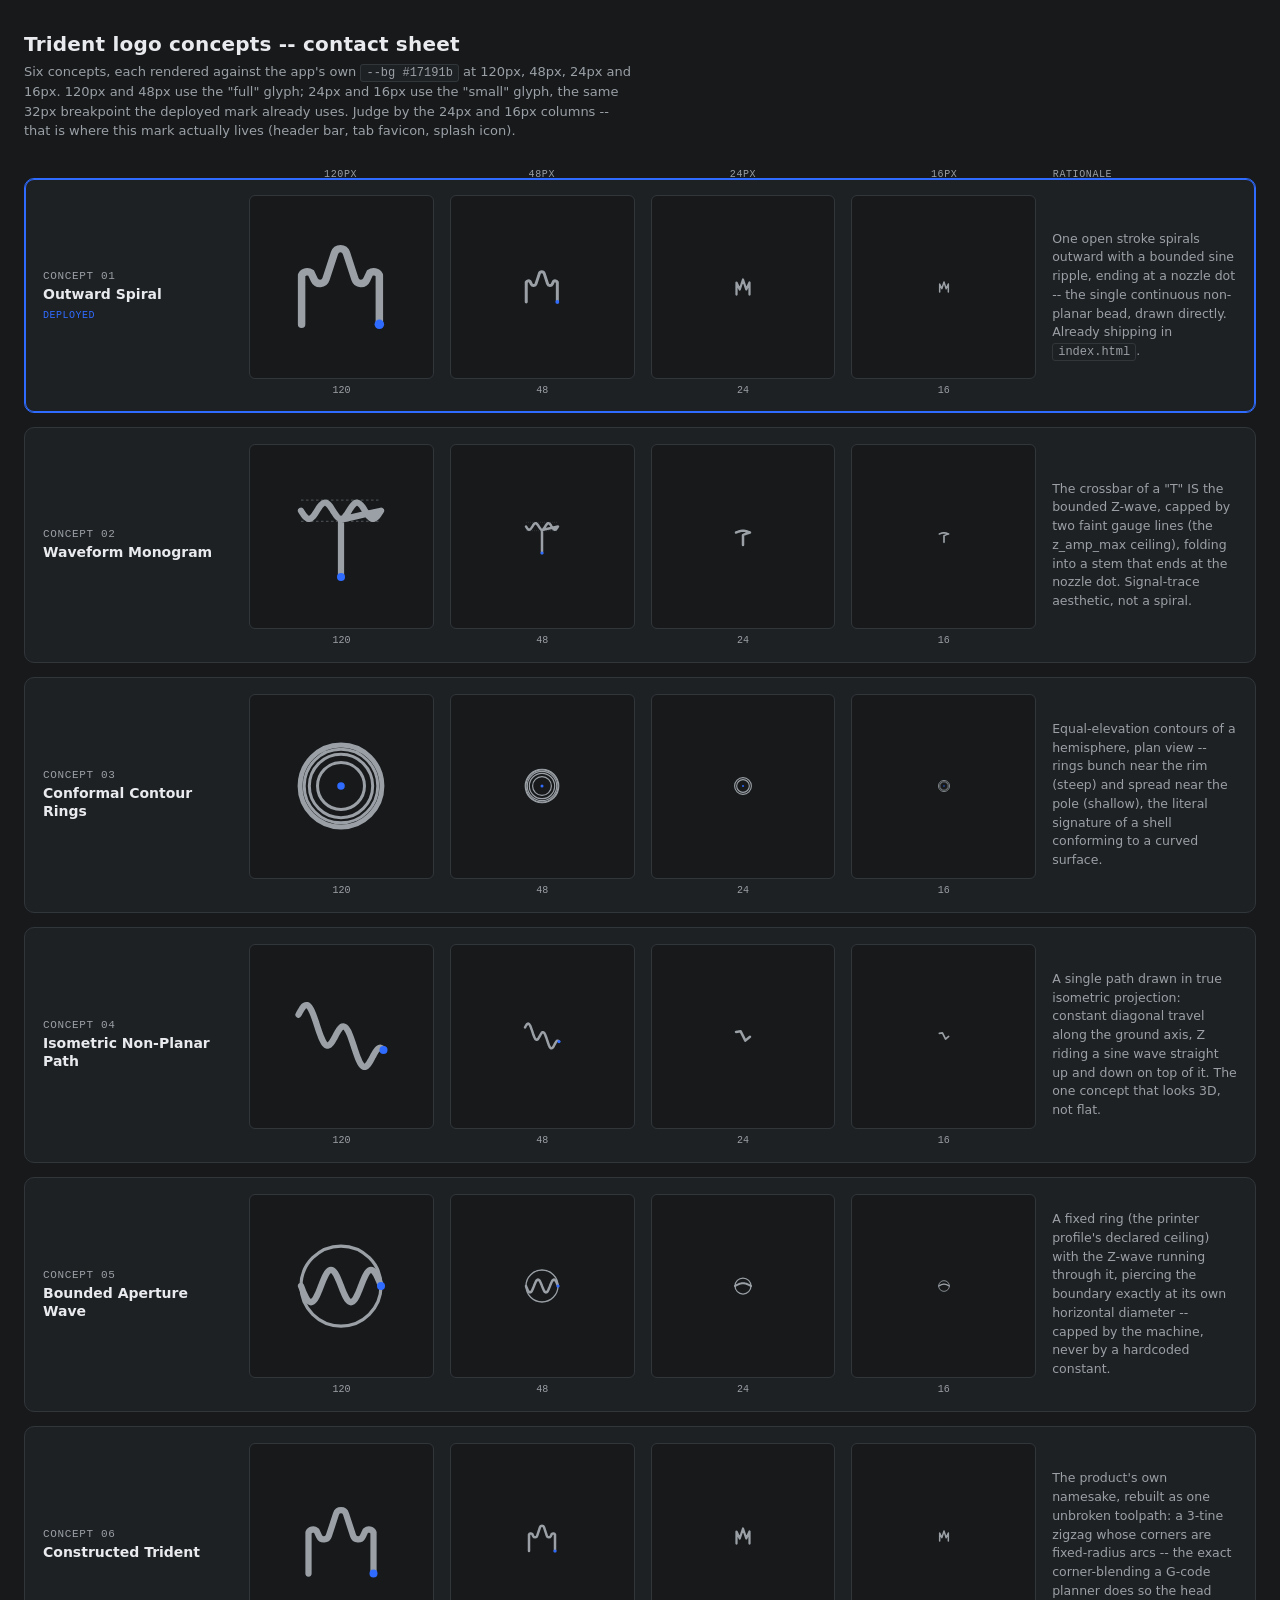
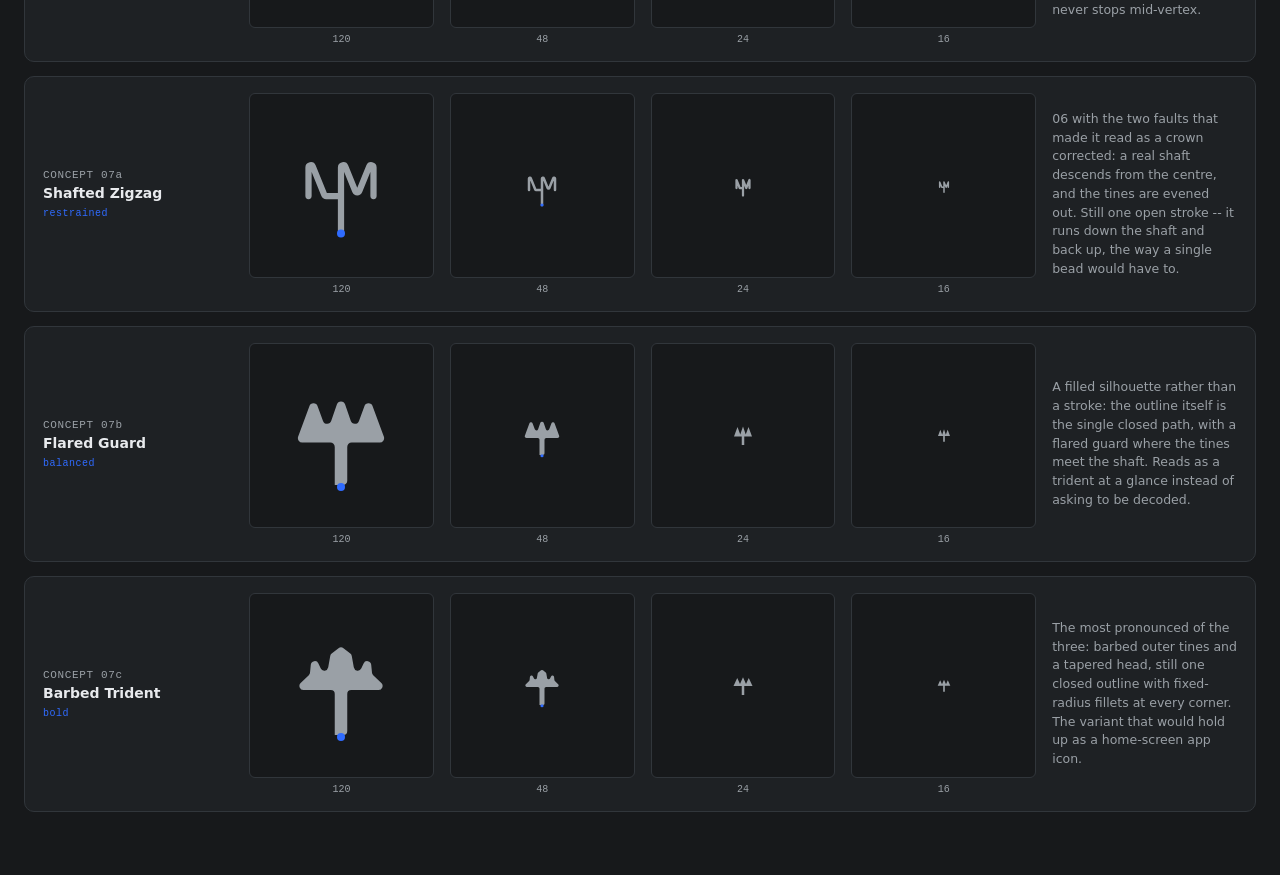
<file: viewer/brand/concepts/contact-sheet.html>
<!doctype html>
<html lang="en">
<head>
<meta charset="utf-8">
<title>Trident -- logo concepts contact sheet</title>
<meta name="viewport" content="width=device-width, initial-scale=1">
<style>
  :root {
    --bg:#17191b;
    --surface:#1e2124;
    --line:#31363b;
    --ink:#e8eaed;
    --ink-muted:#9aa0a6;
    --accent:#2f6bff;
  }
  * { box-sizing: border-box; }
  body {
    margin: 0;
    padding: 32px 24px 64px;
    background: var(--bg);
    color: var(--ink);
    font-family: -apple-system, "Segoe UI", system-ui, Helvetica, Arial, sans-serif;
  }
  h1 {
    font-size: 20px;
    font-weight: 600;
    margin: 0 0 6px;
    letter-spacing: 0.01em;
  }
  p.lede {
    color: var(--ink-muted);
    font-size: 13px;
    max-width: 74ch;
    line-height: 1.5;
    margin: 0 0 28px;
  }
  code {
    font-family: "Cascadia Code", "JetBrains Mono", ui-monospace, Consolas, monospace;
    background: var(--surface);
    border: 1px solid var(--line);
    padding: 1px 5px;
    border-radius: 3px;
    font-size: 12px;
  }
  .sheet {
    display: flex;
    flex-direction: column;
    gap: 14px;
  }
  .row {
    display: grid;
    grid-template-columns: 190px repeat(4, minmax(72px, 1fr)) 1fr;
    align-items: center;
    gap: 16px;
    background: var(--surface);
    border: 1px solid var(--line);
    border-radius: 10px;
    padding: 16px 18px;
  }
  .row { scroll-margin-top: 16px; }
  .row.deployed {
    border-color: var(--accent);
    box-shadow: 0 0 0 1px var(--accent) inset;
  }
  .idlabel {
    display: flex;
    flex-direction: column;
    gap: 4px;
  }
  .idlabel .num {
    font-family: "Cascadia Code", "JetBrains Mono", ui-monospace, Consolas, monospace;
    color: var(--ink-muted);
    font-size: 11px;
    letter-spacing: 0.06em;
  }
  .idlabel .name {
    font-size: 14px;
    font-weight: 600;
    line-height: 1.25;
  }
  .idlabel .tag {
    display: inline-block;
    margin-top: 2px;
    font-size: 10px;
    color: var(--accent);
    font-family: "Cascadia Code", "JetBrains Mono", ui-monospace, Consolas, monospace;
    letter-spacing: 0.05em;
  }
  .swatch {
    display: flex;
    flex-direction: column;
    align-items: center;
    gap: 6px;
  }
  .swatch .box {
    background: var(--bg);
    border: 1px solid var(--line);
    border-radius: 6px;
    display: flex;
    align-items: center;
    justify-content: center;
    width: 100%;
    aspect-ratio: 1 / 1;
    min-height: 40px;
  }
  .swatch .px {
    font-family: "Cascadia Code", "JetBrains Mono", ui-monospace, Consolas, monospace;
    font-size: 10px;
    color: var(--ink-muted);
  }
  .rationale {
    font-size: 12.5px;
    color: var(--ink-muted);
    line-height: 1.5;
  }
  .legend {
    display: flex;
    gap: 18px;
    margin-bottom: 22px;
    font-size: 11px;
    color: var(--ink-muted);
    font-family: "Cascadia Code", "JetBrains Mono", ui-monospace, Consolas, monospace;
  }
  .headerrow {
    display: grid;
    grid-template-columns: 190px repeat(4, minmax(72px, 1fr)) 1fr;
    gap: 16px;
    padding: 0 18px;
    margin-bottom: -2px;
  }
  .headerrow .colhead {
    text-align: center;
    font-size: 10px;
    color: var(--ink-muted);
    font-family: "Cascadia Code", "JetBrains Mono", ui-monospace, Consolas, monospace;
    letter-spacing: 0.06em;
    text-transform: uppercase;
  }
</style>
</head>
<body>

<h1>Trident logo concepts -- contact sheet</h1>
<p class="lede">
  Six concepts, each rendered against the app's own <code>--bg #17191b</code>
  at 120px, 48px, 24px and 16px. 120px and 48px use the "full" glyph; 24px and
  16px use the "small" glyph, the same 32px breakpoint the deployed mark
  already uses. Judge by the 24px and 16px columns -- that is where this mark
  actually lives (header bar, tab favicon, splash icon).
</p>

<div class="headerrow">
  <div></div>
  <div class="colhead">120px</div>
  <div class="colhead">48px</div>
  <div class="colhead">24px</div>
  <div class="colhead">16px</div>
  <div class="colhead" style="text-align:left;">rationale</div>
</div>

<div class="sheet">

  <div class="row deployed">
    <div class="idlabel">
      <span class="num">CONCEPT 01</span>
      <span class="name">Outward Spiral</span>
      <span class="tag">DEPLOYED</span>
    </div>
    <div class="swatch"><div class="box"><img src="../trident-mark-full.svg" width="120" height="120" alt="Concept 01 full, 120px"></div><span class="px">120</span></div>
    <div class="swatch"><div class="box"><img src="../trident-mark-full.svg" width="48" height="48" alt="Concept 01 full, 48px"></div><span class="px">48</span></div>
    <div class="swatch"><div class="box"><img src="../trident-mark-simple.svg" width="24" height="24" alt="Concept 01 simple, 24px"></div><span class="px">24</span></div>
    <div class="swatch"><div class="box"><img src="../trident-mark-simple.svg" width="16" height="16" alt="Concept 01 simple, 16px"></div><span class="px">16</span></div>
    <div class="rationale">One open stroke spirals outward with a bounded sine ripple, ending at a nozzle dot -- the single continuous non-planar bead, drawn directly. Already shipping in <code>index.html</code>.</div>
  </div>

  <div class="row" id="c02">
    <div class="idlabel">
      <span class="num">CONCEPT 02</span>
      <span class="name">Waveform Monogram</span>
    </div>
    <div class="swatch"><div class="box"><img src="02-waveform-t-full.svg" width="120" height="120" alt="Concept 02 full, 120px"></div><span class="px">120</span></div>
    <div class="swatch"><div class="box"><img src="02-waveform-t-full.svg" width="48" height="48" alt="Concept 02 full, 48px"></div><span class="px">48</span></div>
    <div class="swatch"><div class="box"><img src="02-waveform-t-small.svg" width="24" height="24" alt="Concept 02 small, 24px"></div><span class="px">24</span></div>
    <div class="swatch"><div class="box"><img src="02-waveform-t-small.svg" width="16" height="16" alt="Concept 02 small, 16px"></div><span class="px">16</span></div>
    <div class="rationale">The crossbar of a "T" IS the bounded Z-wave, capped by two faint gauge lines (the z_amp_max ceiling), folding into a stem that ends at the nozzle dot. Signal-trace aesthetic, not a spiral.</div>
  </div>

  <div class="row" id="c03">
    <div class="idlabel">
      <span class="num">CONCEPT 03</span>
      <span class="name">Conformal Contour Rings</span>
    </div>
    <div class="swatch"><div class="box"><img src="03-contour-drape-full.svg" width="120" height="120" alt="Concept 03 full, 120px"></div><span class="px">120</span></div>
    <div class="swatch"><div class="box"><img src="03-contour-drape-full.svg" width="48" height="48" alt="Concept 03 full, 48px"></div><span class="px">48</span></div>
    <div class="swatch"><div class="box"><img src="03-contour-drape-small.svg" width="24" height="24" alt="Concept 03 small, 24px"></div><span class="px">24</span></div>
    <div class="swatch"><div class="box"><img src="03-contour-drape-small.svg" width="16" height="16" alt="Concept 03 small, 16px"></div><span class="px">16</span></div>
    <div class="rationale">Equal-elevation contours of a hemisphere, plan view -- rings bunch near the rim (steep) and spread near the pole (shallow), the literal signature of a shell conforming to a curved surface.</div>
  </div>

  <div class="row" id="c04">
    <div class="idlabel">
      <span class="num">CONCEPT 04</span>
      <span class="name">Isometric Non-Planar Path</span>
    </div>
    <div class="swatch"><div class="box"><img src="04-isometric-path-full.svg" width="120" height="120" alt="Concept 04 full, 120px"></div><span class="px">120</span></div>
    <div class="swatch"><div class="box"><img src="04-isometric-path-full.svg" width="48" height="48" alt="Concept 04 full, 48px"></div><span class="px">48</span></div>
    <div class="swatch"><div class="box"><img src="04-isometric-path-small.svg" width="24" height="24" alt="Concept 04 small, 24px"></div><span class="px">24</span></div>
    <div class="swatch"><div class="box"><img src="04-isometric-path-small.svg" width="16" height="16" alt="Concept 04 small, 16px"></div><span class="px">16</span></div>
    <div class="rationale">A single path drawn in true isometric projection: constant diagonal travel along the ground axis, Z riding a sine wave straight up and down on top of it. The one concept that looks 3D, not flat.</div>
  </div>

  <div class="row" id="c05">
    <div class="idlabel">
      <span class="num">CONCEPT 05</span>
      <span class="name">Bounded Aperture Wave</span>
    </div>
    <div class="swatch"><div class="box"><img src="05-aperture-wave-full.svg" width="120" height="120" alt="Concept 05 full, 120px"></div><span class="px">120</span></div>
    <div class="swatch"><div class="box"><img src="05-aperture-wave-full.svg" width="48" height="48" alt="Concept 05 full, 48px"></div><span class="px">48</span></div>
    <div class="swatch"><div class="box"><img src="05-aperture-wave-small.svg" width="24" height="24" alt="Concept 05 small, 24px"></div><span class="px">24</span></div>
    <div class="swatch"><div class="box"><img src="05-aperture-wave-small.svg" width="16" height="16" alt="Concept 05 small, 16px"></div><span class="px">16</span></div>
    <div class="rationale">A fixed ring (the printer profile's declared ceiling) with the Z-wave running through it, piercing the boundary exactly at its own horizontal diameter -- capped by the machine, never by a hardcoded constant.</div>
  </div>

  <div class="row" id="c06">
    <div class="idlabel">
      <span class="num">CONCEPT 06</span>
      <span class="name">Constructed Trident</span>
    </div>
    <div class="swatch"><div class="box"><img src="06-constructed-trident-full.svg" width="120" height="120" alt="Concept 06 full, 120px"></div><span class="px">120</span></div>
    <div class="swatch"><div class="box"><img src="06-constructed-trident-full.svg" width="48" height="48" alt="Concept 06 full, 48px"></div><span class="px">48</span></div>
    <div class="swatch"><div class="box"><img src="06-constructed-trident-small.svg" width="24" height="24" alt="Concept 06 small, 24px"></div><span class="px">24</span></div>
    <div class="swatch"><div class="box"><img src="06-constructed-trident-small.svg" width="16" height="16" alt="Concept 06 small, 16px"></div><span class="px">16</span></div>
    <div class="rationale">The product's own namesake, rebuilt as one unbroken toolpath: a 3-tine zigzag whose corners are fixed-radius arcs -- the exact corner-blending a G-code planner does so the head never stops mid-vertex.</div>
  </div>

  <div class="row" id="c07a">
    <div class="idlabel">
      <span class="num">CONCEPT 07a</span>
      <span class="name">Shafted Zigzag</span>
      <span class="tag">restrained</span>
    </div>
    <div class="swatch"><div class="box"><img src="07a-shafted-zigzag-full.svg" width="120" height="120" alt="Concept 07a full, 120px"></div><span class="px">120</span></div>
    <div class="swatch"><div class="box"><img src="07a-shafted-zigzag-full.svg" width="48" height="48" alt="Concept 07a full, 48px"></div><span class="px">48</span></div>
    <div class="swatch"><div class="box"><img src="07a-shafted-zigzag-small.svg" width="24" height="24" alt="Concept 07a small, 24px"></div><span class="px">24</span></div>
    <div class="swatch"><div class="box"><img src="07a-shafted-zigzag-small.svg" width="16" height="16" alt="Concept 07a small, 16px"></div><span class="px">16</span></div>
    <div class="rationale">06 with the two faults that made it read as a crown corrected: a real shaft descends from the centre, and the tines are evened out. Still one open stroke -- it runs down the shaft and back up, the way a single bead would have to.</div>
  </div>

  <div class="row" id="c07b">
    <div class="idlabel">
      <span class="num">CONCEPT 07b</span>
      <span class="name">Flared Guard</span>
      <span class="tag">balanced</span>
    </div>
    <div class="swatch"><div class="box"><img src="07b-flared-guard-full.svg" width="120" height="120" alt="Concept 07b full, 120px"></div><span class="px">120</span></div>
    <div class="swatch"><div class="box"><img src="07b-flared-guard-full.svg" width="48" height="48" alt="Concept 07b full, 48px"></div><span class="px">48</span></div>
    <div class="swatch"><div class="box"><img src="07b-flared-guard-small.svg" width="24" height="24" alt="Concept 07b small, 24px"></div><span class="px">24</span></div>
    <div class="swatch"><div class="box"><img src="07b-flared-guard-small.svg" width="16" height="16" alt="Concept 07b small, 16px"></div><span class="px">16</span></div>
    <div class="rationale">A filled silhouette rather than a stroke: the outline itself is the single closed path, with a flared guard where the tines meet the shaft. Reads as a trident at a glance instead of asking to be decoded.</div>
  </div>

  <div class="row" id="c07c">
    <div class="idlabel">
      <span class="num">CONCEPT 07c</span>
      <span class="name">Barbed Trident</span>
      <span class="tag">bold</span>
    </div>
    <div class="swatch"><div class="box"><img src="07c-barbed-trident-full.svg" width="120" height="120" alt="Concept 07c full, 120px"></div><span class="px">120</span></div>
    <div class="swatch"><div class="box"><img src="07c-barbed-trident-full.svg" width="48" height="48" alt="Concept 07c full, 48px"></div><span class="px">48</span></div>
    <div class="swatch"><div class="box"><img src="07c-barbed-trident-small.svg" width="24" height="24" alt="Concept 07c small, 24px"></div><span class="px">24</span></div>
    <div class="swatch"><div class="box"><img src="07c-barbed-trident-small.svg" width="16" height="16" alt="Concept 07c small, 16px"></div><span class="px">16</span></div>
    <div class="rationale">The most pronounced of the three: barbed outer tines and a tapered head, still one closed outline with fixed-radius fillets at every corner. The variant that would hold up as a home-screen app icon.</div>
  </div>

</div>

</body>
</html>
</file>
